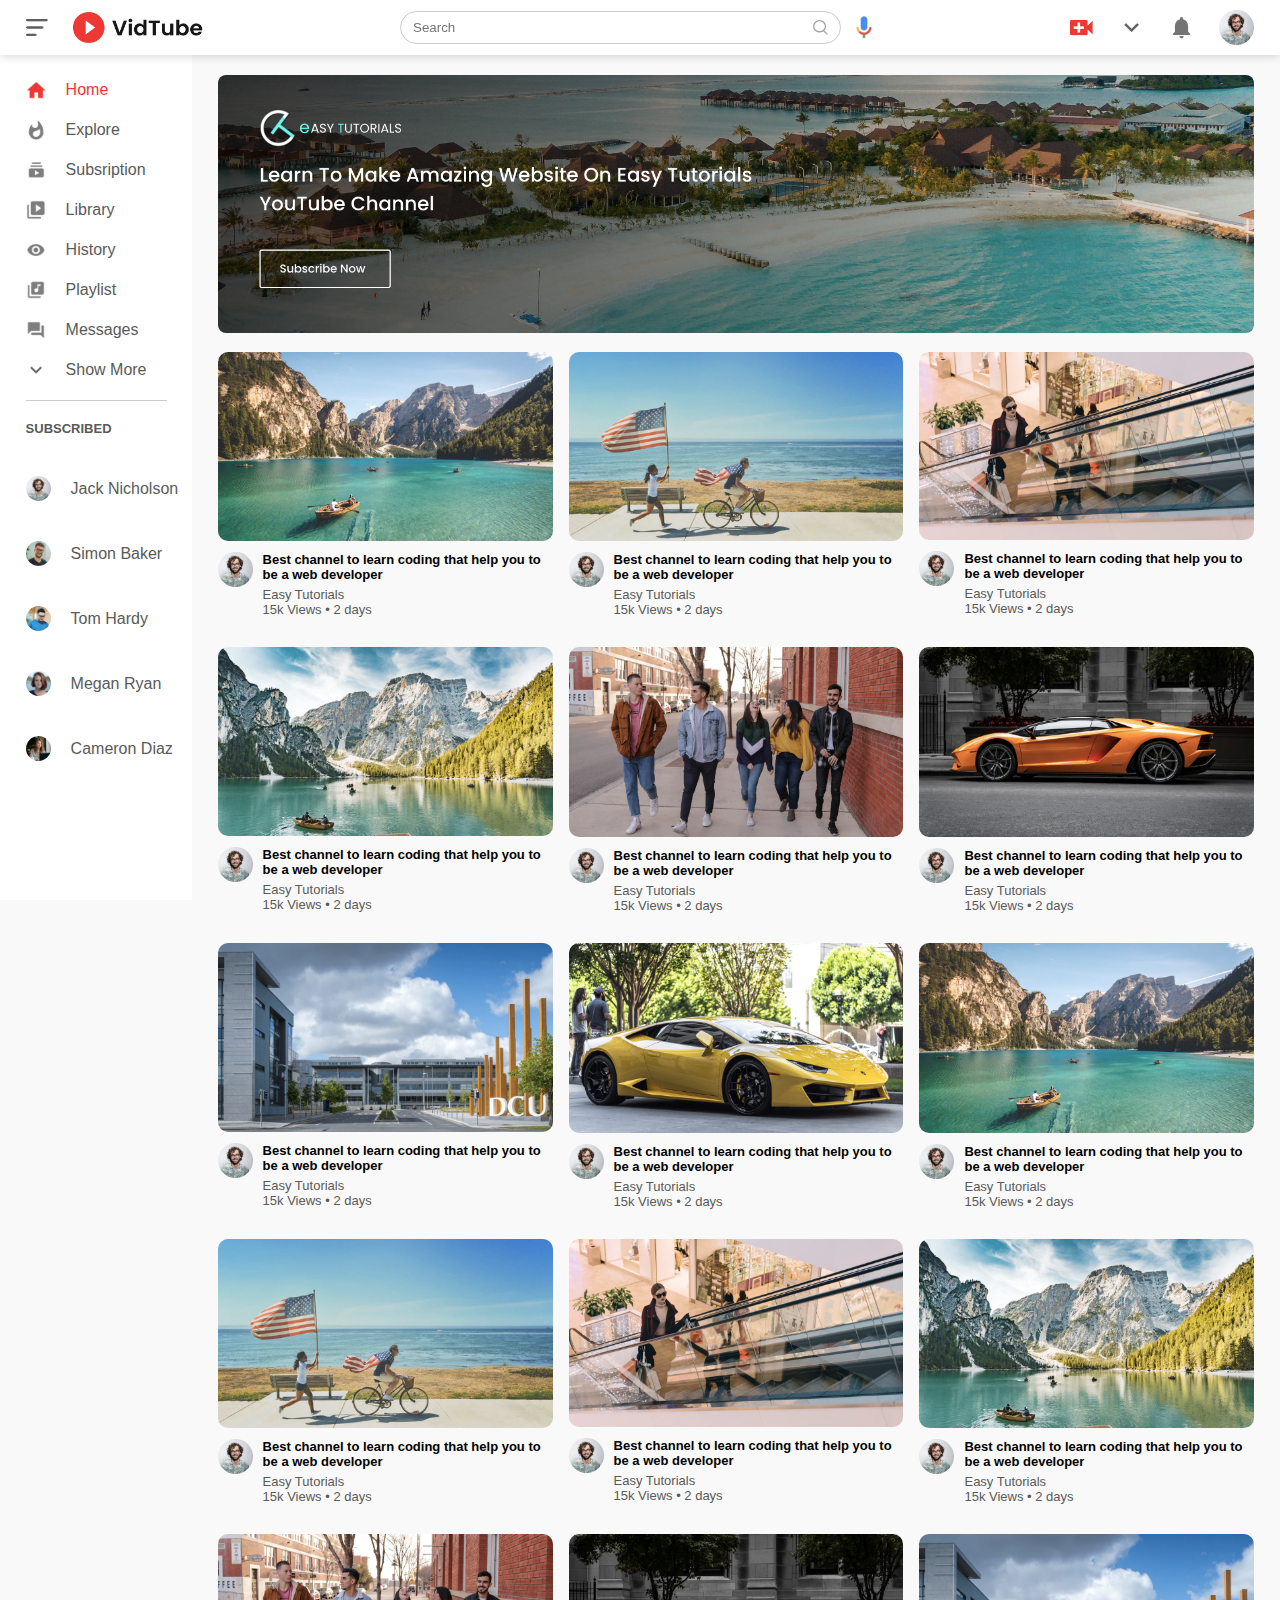
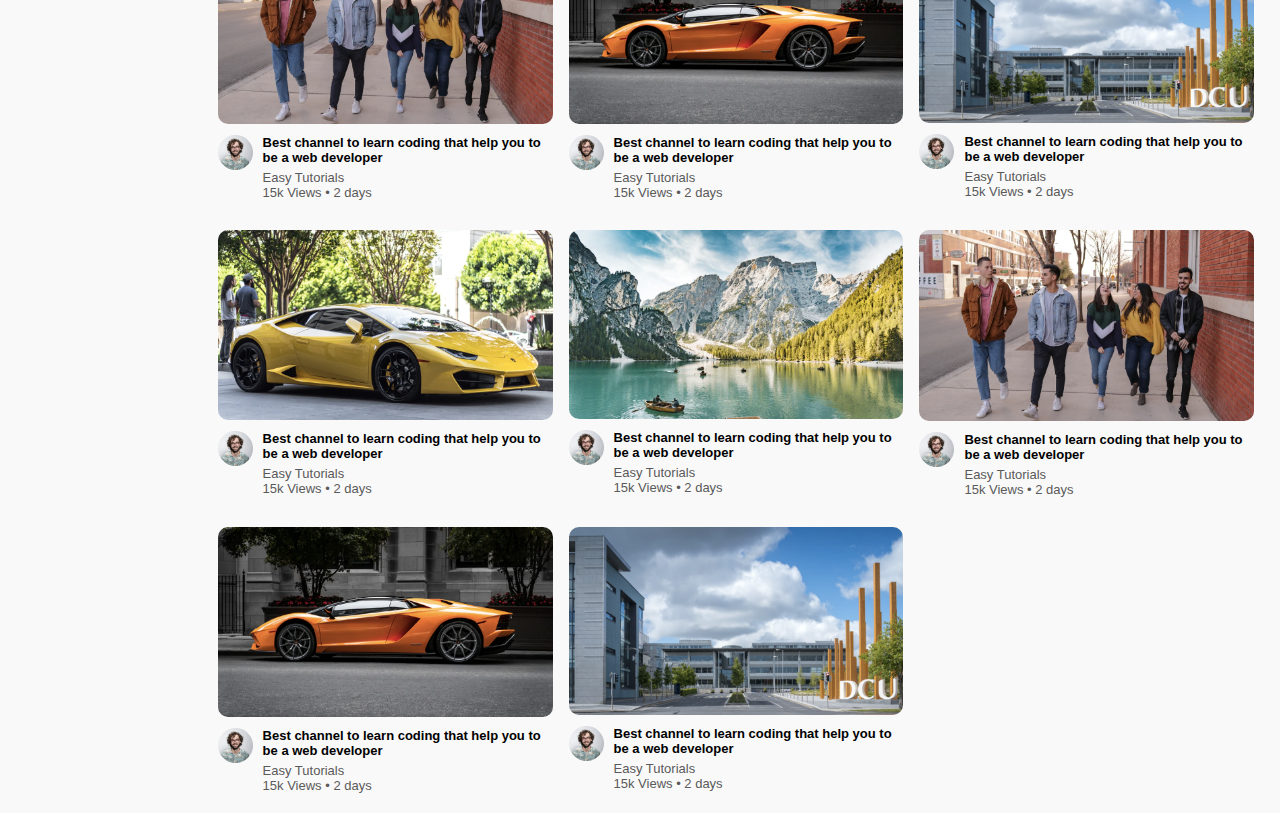
<file: index.html>
<!DOCTYPE html>
<html lang="en">
<head>
    <meta charset="UTF-8">
    <meta name="viewport" content="width=device-width, initial-scale=1.0">
    <title>Video Sharing Website</title>
    <link rel="stylesheet" href="style.css">
</head>
<body>


    <nav class="flex-div">
        <div class="nav-left flex-div">
            <img src="images/menu.png" class="menu-icon">
            <img src="images/logo.png" class="logo">
        </div>

        <div class="nav-middle flex-div">
            <div class="search-box flex-div">
                <input type="text" placeholder="Search">
                <img src="images/search.png">
            </div>

            <img src="images/voice-search.png" class="mic-icon">
        </div>
        
        <div class="nav-right flex-div">
            <img src="images/upload.png">
            <img src="images/show-more.png">
            <img src="images/notification.png">
            <img src="images/Jack.png" class="user-icon">
        </div>
    </nav>

    <!---------------------Sidebar--------------------->

    <div class="sidebar">
        <div class="shortcut-links">
            <a href=""><img src="images/home.png"><p>Home</p></a>
            <a href=""><img src="images/explore.png"><p>Explore</p></a>
            <a href=""><img src="images/subscriprion.png"><p>Subsription</p></a>
            <a href=""><img src="images/library.png"><p>Library</p></a>
            <a href=""><img src="images/history.png"><p>History</p></a>
            <a href=""><img src="images/playlist.png"><p>Playlist</p></a>
            <a href=""><img src="images/messages.png"><p>Messages</p></a>
            <a href=""><img src="images/show-more.png"><p>Show More</p></a>
            <hr>
        </div>
        <div class="subscribed-list">
            <h3>SUBSCRIBED</h3>
            <a href=""><a href=""><img src="images/Jack.png"><p>Jack Nicholson</p></a>
            <a href=""><a href=""><img src="images/simon.png"><p>Simon Baker</p></a>
            <a href=""><a href=""><img src="images/tom.png"><p>Tom Hardy</p></a>
            <a href=""><a href=""><img src="images/megan.png"><p>Megan Ryan</p></a>
            <a href=""><a href=""><img src="images/cameron.png"><p>Cameron Diaz</p></a>

        </div>
    </div>
    <!---------------------main--------------------->

<div class="container">
    <div class="banner">
        <img src="images/banner.png">
    </div>
    <div class="list-container">
        <div class="vid-list">
            <a href="play-video.html"><img src="images/thumbnail1.png" class="thumbnail"></a>
            <div class="flex-div">
                <img src="images/Jack.png">
                <div class="vid-info">
                    <a href="play-video.html">Best channel to learn coding that help you to be a web developer</a>
                    <p>Easy Tutorials</p>
                    <p>15k Views &bull; 2 days</p>
                </div>
            </div>
        </div>
        <div class="vid-list">
            <a href="play-video.html"><img src="images/thumbnail2.png" class="thumbnail"></a>
            <div class="flex-div">
                <img src="images/Jack.png">
                <div class="vid-info">
                    <a href="play-video.html">Best channel to learn coding that help you to be a web developer</a>
                    <p>Easy Tutorials</p>
                    <p>15k Views &bull; 2 days</p>
                </div>
            </div>
        </div>
        <div class="vid-list">
            <a href="play-video.html"><img src="images/thumbnail3.png" class="thumbnail"></a>
            <div class="flex-div">
                <img src="images/Jack.png">
                <div class="vid-info">
                    <a href="play-video.html">Best channel to learn coding that help you to be a web developer</a>
                    <p>Easy Tutorials</p>
                    <p>15k Views &bull; 2 days</p>
                </div>
            </div>
        </div>
        <div class="vid-list">
            <a href="play-video.html"><img src="images/thumbnail4.png" class="thumbnail"></a>
            <div class="flex-div">
                <img src="images/Jack.png">
                <div class="vid-info">
                    <a href="play-video.html">Best channel to learn coding that help you to be a web developer</a>
                    <p>Easy Tutorials</p>
                    <p>15k Views &bull; 2 days</p>
                </div>
            </div>
        </div>
        <div class="vid-list">
            <a href="play-video.html"><img src="images/thumbnail5.png" class="thumbnail"></a>
            <div class="flex-div">
                <img src="images/Jack.png">
                <div class="vid-info">
                    <a href="play-video.html">Best channel to learn coding that help you to be a web developer</a>
                    <p>Easy Tutorials</p>
                    <p>15k Views &bull; 2 days</p>
                </div>
            </div>
        </div>
        <div class="vid-list">
            <a href="play-video.html"><img src="images/thumbnail6.png" class="thumbnail"></a>
            <div class="flex-div">
                <img src="images/Jack.png">
                <div class="vid-info">
                    <a href="play-video.html">Best channel to learn coding that help you to be a web developer</a>
                    <p>Easy Tutorials</p>
                    <p>15k Views &bull; 2 days</p>
                </div>
            </div>
        </div>
        <div class="vid-list">
            <a href="play-video.html"><img src="images/thumbnail7.png" class="thumbnail"></a>
            <div class="flex-div">
                <img src="images/Jack.png">
                <div class="vid-info">
                    <a href="play-video.html">Best channel to learn coding that help you to be a web developer</a>
                    <p>Easy Tutorials</p>
                    <p>15k Views &bull; 2 days</p>
                </div>
            </div>
        </div>
        <div class="vid-list">
            <a href="play-video.html"><img src="images/thumbnail8.png" class="thumbnail"></a>
            <div class="flex-div">
                <img src="images/Jack.png">
                <div class="vid-info">
                    <a href="play-video.html">Best channel to learn coding that help you to be a web developer</a>
                    <p>Easy Tutorials</p>
                    <p>15k Views &bull; 2 days</p>
                </div>
            </div>
        </div>
        <div class="vid-list">
            <a href="play-video.html"><img src="images/thumbnail1.png" class="thumbnail"></a>
            <div class="flex-div">
                <img src="images/Jack.png">
                <div class="vid-info">
                    <a href="play-video.html">Best channel to learn coding that help you to be a web developer</a>
                    <p>Easy Tutorials</p>
                    <p>15k Views &bull; 2 days</p>
                </div>
            </div>
        </div>
        <div class="vid-list">
            <a href="play-video.html"><img src="images/thumbnail2.png" class="thumbnail"></a>
            <div class="flex-div">
                <img src="images/Jack.png">
                <div class="vid-info">
                    <a href="play-video.html">Best channel to learn coding that help you to be a web developer</a>
                    <p>Easy Tutorials</p>
                    <p>15k Views &bull; 2 days</p>
                </div>
            </div>
        </div>
        <div class="vid-list">
            <a href="play-video.html"><img src="images/thumbnail3.png" class="thumbnail"></a>
            <div class="flex-div">
                <img src="images/Jack.png">
                <div class="vid-info">
                    <a href="play-video.html">Best channel to learn coding that help you to be a web developer</a>
                    <p>Easy Tutorials</p>
                    <p>15k Views &bull; 2 days</p>
                </div>
            </div>
        </div>
        <div class="vid-list">
            <a href="play-video.html"><img src="images/thumbnail4.png" class="thumbnail"></a>
            <div class="flex-div">
                <img src="images/Jack.png">
                <div class="vid-info">
                    <a href="play-video.html">Best channel to learn coding that help you to be a web developer</a>
                    <p>Easy Tutorials</p>
                    <p>15k Views &bull; 2 days</p>
                </div>
            </div>
        </div>
        <div class="vid-list">
            <a href="play-video.html"><img src="images/thumbnail5.png" class="thumbnail"></a>
            <div class="flex-div">
                <img src="images/Jack.png">
                <div class="vid-info">
                    <a href="play-video.html">Best channel to learn coding that help you to be a web developer</a>
                    <p>Easy Tutorials</p>
                    <p>15k Views &bull; 2 days</p>
                </div>
            </div>
        </div>
        <div class="vid-list">
            <a href="play-video.html"><img src="images/thumbnail6.png" class="thumbnail"></a>
            <div class="flex-div">
                <img src="images/Jack.png">
                <div class="vid-info">
                    <a href="play-video.html">Best channel to learn coding that help you to be a web developer</a>
                    <p>Easy Tutorials</p>
                    <p>15k Views &bull; 2 days</p>
                </div>
            </div>
        </div>
        <div class="vid-list">
            <a href="play-video.html"><img src="images/thumbnail7.png" class="thumbnail"></a>
            <div class="flex-div">
                <img src="images/Jack.png">
                <div class="vid-info">
                    <a href="play-video.html">Best channel to learn coding that help you to be a web developer</a>
                    <p>Easy Tutorials</p>
                    <p>15k Views &bull; 2 days</p>
                </div>
            </div>
        </div>
        <div class="vid-list">
            <a href="play-video.html"><img src="images/thumbnail8.png" class="thumbnail"></a>
            <div class="flex-div">
                <img src="images/Jack.png">
                <div class="vid-info">
                    <a href="play-video.html">Best channel to learn coding that help you to be a web developer</a>
                    <p>Easy Tutorials</p>
                    <p>15k Views &bull; 2 days</p>
                </div>
            </div>
        </div>
        <div class="vid-list">
            <a href="play-video.html"><img src="images/thumbnail4.png" class="thumbnail"></a>
            <div class="flex-div">
                <img src="images/Jack.png">
                <div class="vid-info">
                    <a href="play-video.html">Best channel to learn coding that help you to be a web developer</a>
                    <p>Easy Tutorials</p>
                    <p>15k Views &bull; 2 days</p>
                </div>
            </div>
        </div>
        <div class="vid-list">
            <a href="play-video.html"><img src="images/thumbnail5.png" class="thumbnail"></a>
            <div class="flex-div">
                <img src="images/Jack.png">
                <div class="vid-info">
                    <a href="play-video.html">Best channel to learn coding that help you to be a web developer</a>
                    <p>Easy Tutorials</p>
                    <p>15k Views &bull; 2 days</p>
                </div>
            </div>
        </div>
        <div class="vid-list">
            <a href="play-video.html"><img src="images/thumbnail6.png" class="thumbnail"></a>
            <div class="flex-div">
                <img src="images/Jack.png">
                <div class="vid-info">
                    <a href="play-video.html">Best channel to learn coding that help you to be a web developer</a>
                    <p>Easy Tutorials</p>
                    <p>15k Views &bull; 2 days</p>
                </div>
            </div>
        </div>
        <div class="vid-list">
            <a href="play-video.html"><img src="images/thumbnail7.png" class="thumbnail"></a>
            <div class="flex-div">
                <img src="images/Jack.png">
                <div class="vid-info">
                    <a href="play-video.html">Best channel to learn coding that help you to be a web developer</a>
                    <p>Easy Tutorials</p>
                    <p>15k Views &bull; 2 days</p>
                </div>
            </div>
        </div>
    </div>
</div>




<script src="script.js"></script>
</body>
</html>
</file>
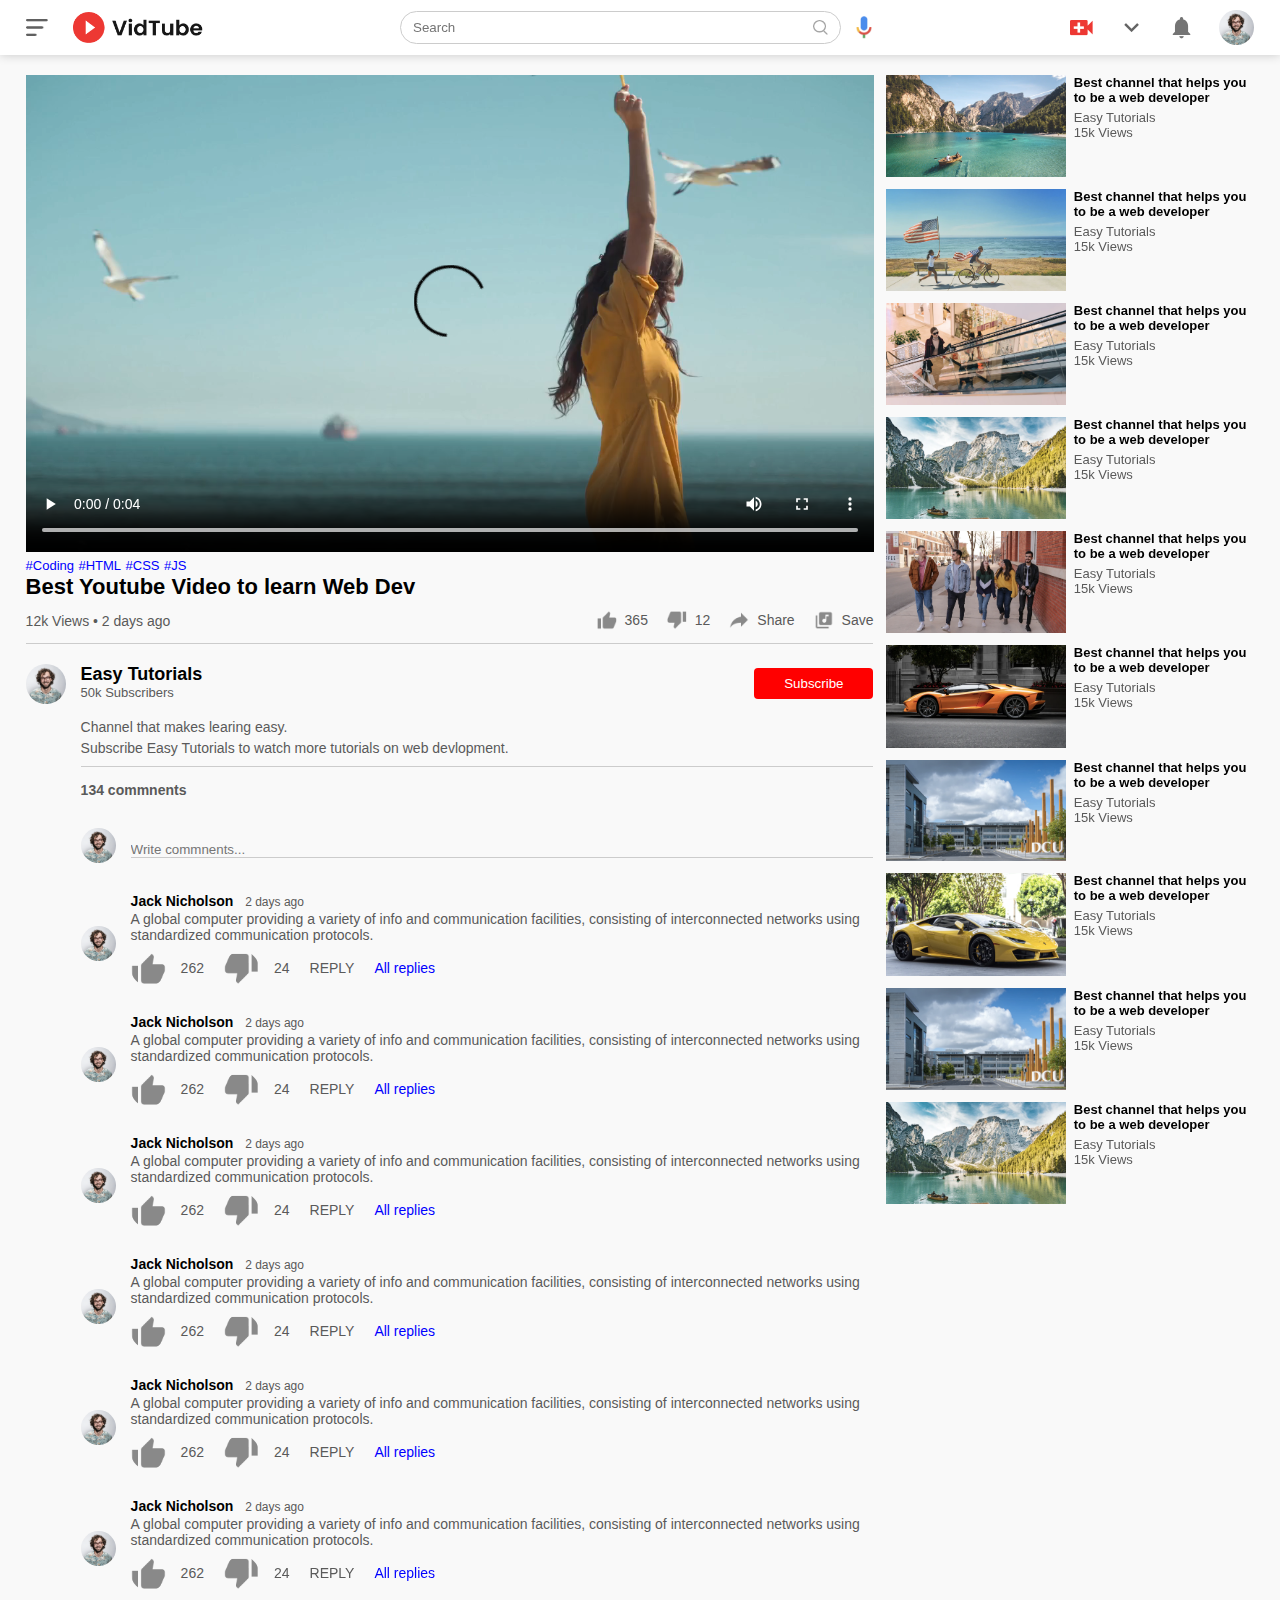
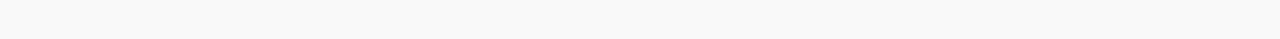
<file: play-video.html>
<!DOCTYPE html>
<html lang="en">
<head>
    <meta charset="UTF-8">
    <meta name="viewport" content="width=device-width, initial-scale=1.0">
    <title>Play Video - Xyz Youtube channel</title>
    <link rel="stylesheet" href="style.css">
</head>
<body>
    <nav class="flex-div">
        <div class="nav-left flex-div">
            <img src="images/menu.png" class="menu-icon">
            <img src="images/logo.png" class="logo">
        </div>

        <div class="nav-middle flex-div">
            <div class="search-box flex-div">
                <input type="text" placeholder="Search">
                <img src="images/search.png">
            </div>

            <img src="images/voice-search.png" class="mic-icon">
        </div>
        
        <div class="nav-right flex-div">
            <img src="images/upload.png">
            <img src="images/show-more.png">
            <img src="images/notification.png">
            <img src="images/Jack.png" class="user-icon">
        </div>
    </nav>

<div class="container play-container">
    <div class="row">
        <div class="play-video">
            <video controls autoplay>
                <source src="images/video.mp4" type="video/mp4">
            </video>
            <div class="tags">
                <a href="">#Coding</a> <a href="">#HTML</a> <a href="">#CSS</a> <a href="">#JS</a>
            </div>
            <h3>Best Youtube Video to learn Web Dev</h3>
            <div class="play-video-info">
                <p>12k Views &bull; 2 days ago</p>
                <div>
                    <a href=""><img src="images/like.png">365</a>
                    <a href=""><img src="images/dislike.png">12</a>
                    <a href=""><img src="images/share.png">Share</a>
                    <a href=""><img src="images/save.png">Save</a>
                </div>
            </div>
            <hr>
            <div class="publisher">
                <img src="images/Jack.png">
                <div>
                    <p>Easy Tutorials</p>
                    <span>50k Subscribers</span>
                </div>
                <button type="button">Subscribe</button>
            </div>
            <div class="vid-description">
                <p>Channel that makes learing easy.</p>
                <p>Subscribe Easy Tutorials to watch more tutorials on web devlopment.</p>
                <hr>
                <h4>134 commnents</h4>
                <div class="add-comment">
                    <img src="images/Jack.png">
                    <input type="text" placeholder="Write commnents...">
                </div>
                <div class="old-comment">
                    <img src="images/Jack.png">
                    <div>
                        <h3>Jack Nicholson <span>2 days ago</span></h3>
                        <p>A global computer providing a variety of info and communication facilities, consisting of interconnected networks using standardized communication protocols.</p>
                        <div class="acomment-action">
                            <img src="images/like.png">
                            <span>262</span>
                            <img src="images/dislike.png">
                            <span>24</span>
                            <span>REPLY</span>
                            <a href="">All replies</a>
                        </div>
                    </div>
                </div>
                <div class="old-comment">
                    <img src="images/Jack.png">
                    <div>
                        <h3>Jack Nicholson <span>2 days ago</span></h3>
                        <p>A global computer providing a variety of info and communication facilities, consisting of interconnected networks using standardized communication protocols.</p>
                        <div class="acomment-action">
                            <img src="images/like.png">
                            <span>262</span>
                            <img src="images/dislike.png">
                            <span>24</span>
                            <span>REPLY</span>
                            <a href="">All replies</a>
                        </div>
                    </div>
                </div>
                <div class="old-comment">
                    <img src="images/Jack.png">
                    <div>
                        <h3>Jack Nicholson <span>2 days ago</span></h3>
                        <p>A global computer providing a variety of info and communication facilities, consisting of interconnected networks using standardized communication protocols.</p>
                        <div class="acomment-action">
                            <img src="images/like.png">
                            <span>262</span>
                            <img src="images/dislike.png">
                            <span>24</span>
                            <span>REPLY</span>
                            <a href="">All replies</a>
                        </div>
                    </div>
                </div>
                <div class="old-comment">
                    <img src="images/Jack.png">
                    <div>
                        <h3>Jack Nicholson <span>2 days ago</span></h3>
                        <p>A global computer providing a variety of info and communication facilities, consisting of interconnected networks using standardized communication protocols.</p>
                        <div class="acomment-action">
                            <img src="images/like.png">
                            <span>262</span>
                            <img src="images/dislike.png">
                            <span>24</span>
                            <span>REPLY</span>
                            <a href="">All replies</a>
                        </div>
                    </div>
                </div>
                <div class="old-comment">
                    <img src="images/Jack.png">
                    <div>
                        <h3>Jack Nicholson <span>2 days ago</span></h3>
                        <p>A global computer providing a variety of info and communication facilities, consisting of interconnected networks using standardized communication protocols.</p>
                        <div class="acomment-action">
                            <img src="images/like.png">
                            <span>262</span>
                            <img src="images/dislike.png">
                            <span>24</span>
                            <span>REPLY</span>
                            <a href="">All replies</a>
                        </div>
                    </div>
                </div>
                <div class="old-comment">
                    <img src="images/Jack.png">
                    <div>
                        <h3>Jack Nicholson <span>2 days ago</span></h3>
                        <p>A global computer providing a variety of info and communication facilities, consisting of interconnected networks using standardized communication protocols.</p>
                        <div class="acomment-action">
                            <img src="images/like.png">
                            <span>262</span>
                            <img src="images/dislike.png">
                            <span>24</span>
                            <span>REPLY</span>
                            <a href="">All replies</a>
                        </div>
                    </div>
                </div>


            </div>
        </div>
        <div class="right-sidebar">

            <div class="side-video-list">
                <a href=""class= "small-thumbnail"><img src="images/thumbnail1.png"></a>
                <div class="vid-info">
                    <a href="">Best channel that helps you to be a web developer</a>
                    <p>Easy Tutorials</p>
                    <p>15k Views</p>
                </div>
            </div>
            <div class="side-video-list">
                <a href=""class= "small-thumbnail"><img src="images/thumbnail2.png"></a>
                <div class="vid-info">
                    <a href="">Best channel that helps you to be a web developer</a>
                    <p>Easy Tutorials</p>
                    <p>15k Views</p>
                </div>
            </div>
            <div class="side-video-list">
                <a href=""class= "small-thumbnail"><img src="images/thumbnail3.png"></a>
                <div class="vid-info">
                    <a href="">Best channel that helps you to be a web developer</a>
                    <p>Easy Tutorials</p>
                    <p>15k Views</p>
                </div>
            </div>
            <div class="side-video-list">
                <a href=""class= "small-thumbnail"><img src="images/thumbnail4.png"></a>
                <div class="vid-info">
                    <a href="">Best channel that helps you to be a web developer</a>
                    <p>Easy Tutorials</p>
                    <p>15k Views</p>
                </div>
            </div>
            <div class="side-video-list">
                <a href=""class= "small-thumbnail"><img src="images/thumbnail5.png"></a>
                <div class="vid-info">
                    <a href="">Best channel that helps you to be a web developer</a>
                    <p>Easy Tutorials</p>
                    <p>15k Views</p>
                </div>
            </div>
            <div class="side-video-list">
                <a href=""class= "small-thumbnail"><img src="images/thumbnail6.png"></a>
                <div class="vid-info">
                    <a href="">Best channel that helps you to be a web developer</a>
                    <p>Easy Tutorials</p>
                    <p>15k Views</p>
                </div>
            </div>
            <div class="side-video-list">
                <a href=""class= "small-thumbnail"><img src="images/thumbnail7.png"></a>
                <div class="vid-info">
                    <a href="">Best channel that helps you to be a web developer</a>
                    <p>Easy Tutorials</p>
                    <p>15k Views</p>
                </div>
            </div>
            <div class="side-video-list">
                <a href=""class= "small-thumbnail"><img src="images/thumbnail8.png"></a>
                <div class="vid-info">
                    <a href="">Best channel that helps you to be a web developer</a>
                    <p>Easy Tutorials</p>
                    <p>15k Views</p>
                </div>
            </div>
            <div class="side-video-list">
                <a href=""class= "small-thumbnail"><img src="images/thumbnail7.png"></a>
                <div class="vid-info">
                    <a href="">Best channel that helps you to be a web developer</a>
                    <p>Easy Tutorials</p>
                    <p>15k Views</p>
                </div>
            </div>
            <div class="side-video-list">
                <a href=""class= "small-thumbnail"><img src="images/thumbnail4.png"></a>
                <div class="vid-info">
                    <a href="">Best channel that helps you to be a web developer</a>
                    <p>Easy Tutorials</p>
                    <p>15k Views</p>
                </div>
            </div>
            
        </div>
    </div>
</div>



</body>
</html>
</file>
<file: style.css>
*{
    margin: 0;
    padding: 0;
    font-family: 'poppins', sans-serif;
    box-sizing: border-box;
}

a{
    text-decoration: none;
    color:#5a5a5a;
}
img{
    cursor: pointer;
}

.flex-div{
    display: flex;
    align-items: center;
}

nav{
    padding: 10px 2%;
    justify-content: space-between;
    box-shadow: 0 0 10px rgba(0,0,0,0.2);
    background: #fff;
    position: sticky;
    top: 0;
    z-index: 10;
}
.nav-right img{
    width: 25px;
    margin-right: 25px;
}
.nav-right .user-icon{
    width: 35px;
    border-radius: 50%;
    margin-right: 0;
}

.nav-left .menu-icon{
    width: 22px;
    margin-right: 25px;
}
.nav-left .logo{
    width: 130px;
}

.nav-middle .mic-icon{
    width: 16px;
}
.nav-middle .search-box{
    border: 1px solid #ccc;
    margin-right: 15px;
    padding: 8px 12px;
    border-radius: 25px;
}

.nav-middle .search-box input{
    width: 400px;
    border: 0;
    outline: 0;
    background: transparent;
}
.nav-middle .search-box img{
    width: 15px;
}


/*------sidebar------*/


.sidebar{
    background: #fff;
    width: 15%;
    height: 100vh;
    position: fixed;
    top: 0;
    padding-left: 2%;
    padding-top: 80px;
}
.shortcut-links a img{
    width: 20px;
    margin-right: 20px;
}

.shortcut-links a{
    display: flex;
    align-items: center;
    margin-bottom: 20px;
    width: fit-content;
    flex-wrap: wrap;
}
.shortcut-links a:first-child{
    color: #ed3833;
}
.sidebar hr{
    border: 0;
    height: 1px;
    background: #ccc;
    width: 85%;
}

.subscribed-list h3{
    font-size: 13px;
    margin: 20px 0;
    color: #5a5a5a;
}
.subscribed-list a{
    display: flex;
    align-items: center;
    margin-bottom: 20px;
    width: fit-content;
    flex-wrap: wrap;
}
.subscribed-list a img{
    width: 25px;
    border-radius: 50%;
    margin-right: 20px;
}

.small-sidebar{
    width: 5%;
}
.small-sidebar a p{
    display: none;
}

.small-sidebar h3{
    display: none;
}

.small-sidebar hr{
    width: 50%;
    margin-bottom: 25px;
}

/*---------------- main --------------------*/

.container{
    background: #f9f9f9;
    padding-left: 17%;
    padding-right: 2%;
    padding-top: 20px;
    padding-bottom: 20px;
}
.large-container{
    padding-left: 7%;
}

.banner{
    width: 100%;
}
.banner img{
    width: 100%;
    border-radius: 8px;
}
.list-container{
    display: grid;
    grid-template-columns: repeat(auto-fit, minmax(250px,1fr));
    grid-column-gap: 16px;
    grid-row-gap: 30px;
    margin-top: 15px;
}
.vid-list .thumbnail{
    width: 100%;
    border-radius: 10px;
}
.vid-list .flex-div{
    align-items: flex-start;
    margin-top: 7px;
}
.vid-list .flex-div img{
    width: 35px;
    margin-right: 10px;
    border-radius: 50%;
}
.vid-info {
    color: #5a5a5a;
    font-size: 13px;
}

.vid-info a{
    color: #000;
    font-weight: 600;
    display: block;
    margin-bottom: 5px;
}


@media (max-width: 900px){
    .menu-icon{
        display: none;
    }
    .sidebar{
        display: none;
    }
    .container, .large-container{
        padding-left: 5%;
        padding-right: 5%;
    }
    .nav-right img{
        display: none;
    }
    .nav-right .user-icon{
        display: block;
        width: 30px;
    }
    .nav-middle .search-box input{
        width: 100px;
    }
    .nav-middle .mic-icon{
        display: none;
    }
    .logo{
        width: 90px;
    }
}


/*----------play video page--------*/


.play-container{
    padding-left: 2%;
}

.row{
    display: flex;
    justify-content: space-between;
    flex-wrap: wrap;
}
.play-video{
    flex-basis: 69%;
}
.right-sidebar{
    flex-basis: 30%;
}
.play-video video{
    width: 100%;
}

.side-video-list{
    display: flex;
    justify-content: space-between;
    margin-bottom: 8px;
}
.side-video-list img{
    width: 100%;

}
.side-video-list .small-thumbnail{
    flex-basis: 49%;
}

.side-video-list .vid-info{
    flex-basis: 49%;
}

.play-video .tags a{
    color: #0000ff;
    font-size: 13px;
}
.play-video h3{
    font-weight: 600;
    font-size: 22px;
}
.play-video .play-video-info{
    display: flex;
    align-items: center;
    justify-content: space-between;
    flex-wrap: wrap;
    margin-top: 10px;
    font-size: 14px;
    color: #5a5a5a;
}
.play-video .play-video-info a img{
    width: 20px;
    margin-right: 8px;
}
.play-video .play-video-info a{
    display: inline-flex;
    align-items: center;
    margin-left: 15px;
} 
.play-video hr{
    border: 0;
    height: 1px;
    background: #ccc;
    margin: 10px 0px;
}
.publisher{
    display: flex;
    align-items: center;
    margin-top: 20px;
}
.publisher div{
    flex: 1;
    line-height: 18px;
}
.publisher img{
    width: 40px;
    border-radius: 50%;
    margin-right: 15px;
}
.publisher div p{
    color: #000;
    font-weight: 600;
    font-size: 18px;
}
.publisher div span{
    font-size: 13px;
    color: #5a5a5a;
}
.publisher button{
    background: red;
    color: #fff;
    padding: 8px 30px;
    border: 0;
    outline: 0;
    border-radius: 4px;
    cursor: pointer;
}

.vid-description{
    padding-left: 55px;
    margin: 15px 0;
}
.vid-description p{
    font-size: 14px;
    margin-bottom: 5px;
    color: #5a5a5a;
}
.vid-description h4{
    font-size: 14px;
    color: #5a5a5a;
    margin-top: 15px;
}
.add-comment{
    display: flex;
    align-items: center;
    margin: 30px 0;
}
.add-comment img{
    width: 35px;
    border-radius: 50%;
    margin-right: 15px;
}
.add-comment input{
    border: 0;
    outline: 0;
    border-bottom: 1px solid #ccc;
    width: 100%;
    padding-top: 10px;
    background: transparent;
}

.old-comment{
    display: flex;
    align-items: center;
    margin: 20px 0;
}
.old-comment img{
    width: 35px;
    border-radius: 50%;
    margin-right: 15px;
}
.old-comment h3{
    font-size: 14px;
    margin-bottom: 2px;
}
.old-comment h3 span{
    font-size: 12px;
    color: #5a5a5a;
    font-weight: 500;
    margin-left: 8px;
}
.old-comment .acomment-action{
    display: flex;
    align-items: center;
    margin: 8px 0;
    font-size: 14px;
}
.old-comment .acomment-action .img{
    border-radius: 0;
    width: 20px;
    margin-right: 5px;
}
.old-comment .acomment-action span{
    margin-right: 20px;
    color: #5a5a5a;
}
.old-comment .acomment-action a{
    color: #0000ff;
}

@media (max-width: 900px){
    .play-video{
        flex-basis: 100%;
    }
    .right-sidebar{
        flex-basis: 100%;
    }
    .play-container{
        padding-left: 5%;
    }
    .vid-description{
        padding-left: 0;
    }
    .play-video .play-video-info a{
        margin-left: 0;
        margin-right: 15px;
        margin-top: 15px;
    }
}
</file>
